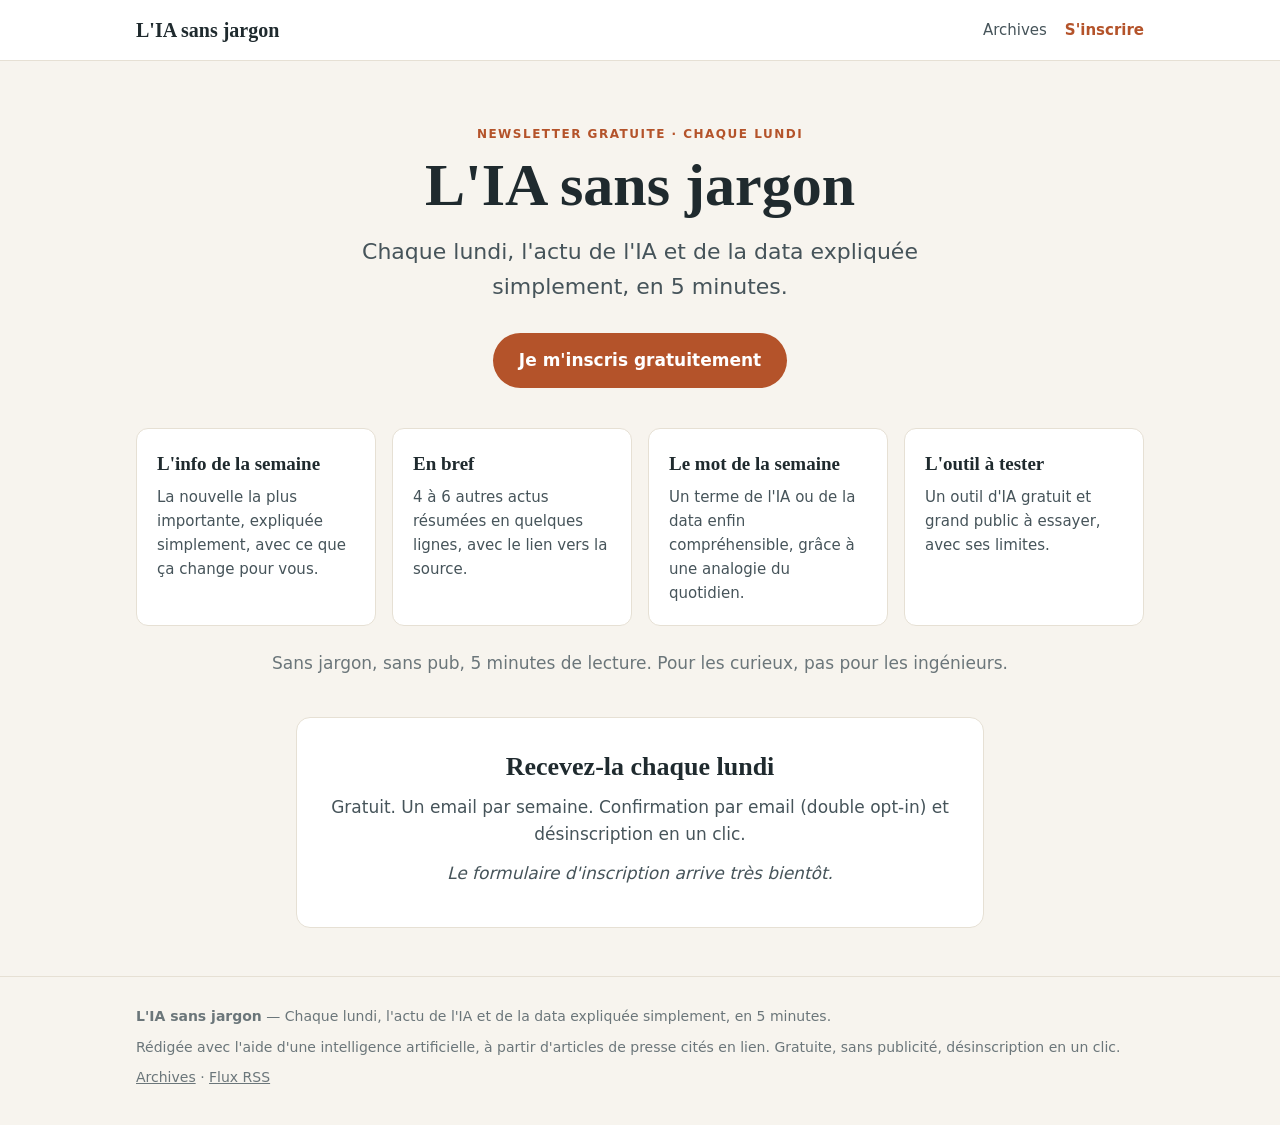
<file: docs/index.html>
<!DOCTYPE html>
<html lang="fr">
<head>
<meta charset="utf-8">
<meta name="viewport" content="width=device-width, initial-scale=1">
<title>L&#39;IA sans jargon — la newsletter IA &amp; data sans jargon</title>
<meta name="description" content="Chaque lundi, l&#39;actu de l&#39;IA et de la data expliquée simplement, en 5 minutes.">
<link rel="canonical" href="https://anto264848.github.io/newsletter-ia/">
<meta property="og:site_name" content="L&#39;IA sans jargon">
<meta property="og:title" content="L&#39;IA sans jargon — la newsletter IA &amp; data sans jargon">
<meta property="og:description" content="Chaque lundi, l&#39;actu de l&#39;IA et de la data expliquée simplement, en 5 minutes.">
<meta property="og:type" content="website">
<meta property="og:locale" content="fr_FR">
<meta property="og:url" content="https://anto264848.github.io/newsletter-ia/">
<meta name="twitter:card" content="summary">
<meta name="twitter:title" content="L&#39;IA sans jargon — la newsletter IA &amp; data sans jargon">
<meta name="twitter:description" content="Chaque lundi, l&#39;actu de l&#39;IA et de la data expliquée simplement, en 5 minutes.">
<link rel="alternate" type="application/rss+xml" title="L&#39;IA sans jargon" href="feed.xml">
<link rel="icon" href="data:image/svg+xml,%3Csvg xmlns='http://www.w3.org/2000/svg' viewBox='0 0 100 100'%3E%3Crect width='100' height='100' rx='22' fill='%23b4532a'/%3E%3Ctext x='50' y='68' font-size='52' text-anchor='middle' fill='white' font-family='Georgia'%3EIA%3C/text%3E%3C/svg%3E">
<link rel="stylesheet" href="assets/style.css">
</head>
<body>
<header class="site-header">
  <div class="wrap header-inner">
    <a class="brand" href="">L&#39;IA sans jargon</a>
    <nav><a href="archives/">Archives</a><a href="#inscription" class="nav-cta">S'inscrire</a></nav>
  </div>
</header>
<main>
<section class="hero">
  <div class="wrap">
    <p class="kicker">Newsletter gratuite · chaque lundi</p>
    <h1>L&#39;IA sans jargon</h1>
    <p class="tagline">Chaque lundi, l&#39;actu de l&#39;IA et de la data expliquée simplement, en 5 minutes.</p>
    <a class="btn" href="#inscription">Je m'inscris gratuitement</a>
  </div>
</section>

<section class="wrap pitch">
  <div class="cards">
    <div class="card"><h2>L'info de la semaine</h2><p>La nouvelle la plus importante, expliquée simplement, avec ce que ça change pour vous.</p></div>
    <div class="card"><h2>En bref</h2><p>4 à 6 autres actus résumées en quelques lignes, avec le lien vers la source.</p></div>
    <div class="card"><h2>Le mot de la semaine</h2><p>Un terme de l'IA ou de la data enfin compréhensible, grâce à une analogie du quotidien.</p></div>
    <div class="card"><h2>L'outil à tester</h2><p>Un outil d'IA gratuit et grand public à essayer, avec ses limites.</p></div>
  </div>
  <p class="promise">Sans jargon, sans pub, 5 minutes de lecture. Pour les curieux, pas pour les ingénieurs.</p>
</section>

<div class="wrap narrow">
<section class="subscribe" id="inscription">
  <h2>Recevez-la chaque lundi</h2>
  <p>Gratuit. Un email par semaine. Confirmation par email (double opt-in) et désinscription en un clic.</p>
  <p class="notice">Le formulaire d'inscription arrive très bientôt.</p>
</section>
</div>

</main>
<footer class="site-footer">
  <div class="wrap">
    <p><strong>L&#39;IA sans jargon</strong> — Chaque lundi, l&#39;actu de l&#39;IA et de la data expliquée simplement, en 5 minutes.</p>
    <p>Rédigée avec l'aide d'une intelligence artificielle, à partir d'articles de presse cités en lien. Gratuite, sans publicité, désinscription en un clic.</p>
    <p><a href="archives/">Archives</a> · <a href="feed.xml">Flux RSS</a></p>
  </div>
</footer>
</body>
</html>
</file>
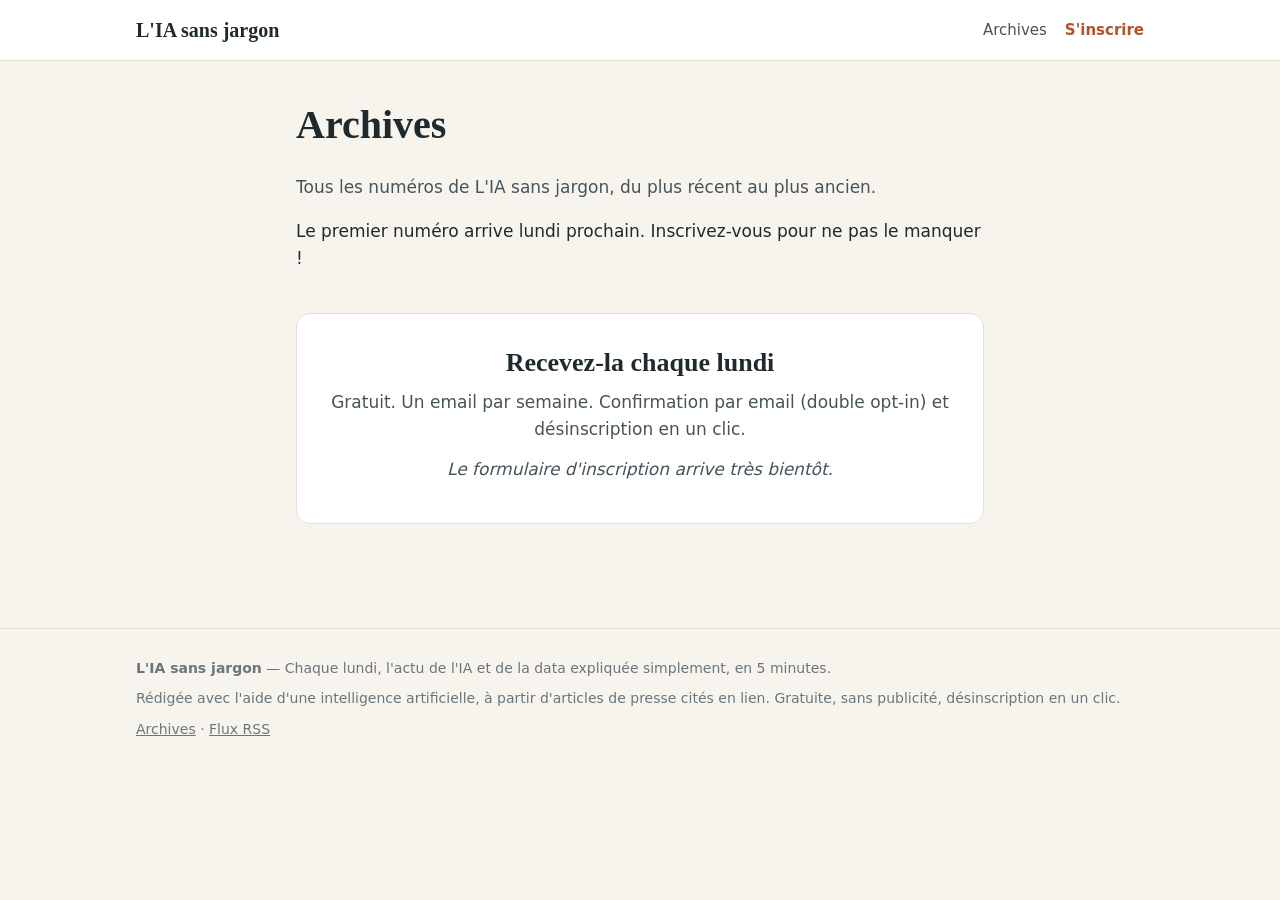
<file: docs/archives/index.html>
<!DOCTYPE html>
<html lang="fr">
<head>
<meta charset="utf-8">
<meta name="viewport" content="width=device-width, initial-scale=1">
<title>Archives — L&#39;IA sans jargon</title>
<meta name="description" content="Tous les numéros de L&#39;IA sans jargon : Chaque lundi, l&#39;actu de l&#39;IA et de la data expliquée simplement, en 5 minutes.">
<link rel="canonical" href="https://anto264848.github.io/newsletter-ia/archives/">
<meta property="og:site_name" content="L&#39;IA sans jargon">
<meta property="og:title" content="Archives — L&#39;IA sans jargon">
<meta property="og:description" content="Tous les numéros de L&#39;IA sans jargon : Chaque lundi, l&#39;actu de l&#39;IA et de la data expliquée simplement, en 5 minutes.">
<meta property="og:type" content="website">
<meta property="og:locale" content="fr_FR">
<meta property="og:url" content="https://anto264848.github.io/newsletter-ia/archives/">
<meta name="twitter:card" content="summary">
<meta name="twitter:title" content="Archives — L&#39;IA sans jargon">
<meta name="twitter:description" content="Tous les numéros de L&#39;IA sans jargon : Chaque lundi, l&#39;actu de l&#39;IA et de la data expliquée simplement, en 5 minutes.">
<link rel="alternate" type="application/rss+xml" title="L&#39;IA sans jargon" href="../feed.xml">
<link rel="icon" href="data:image/svg+xml,%3Csvg xmlns='http://www.w3.org/2000/svg' viewBox='0 0 100 100'%3E%3Crect width='100' height='100' rx='22' fill='%23b4532a'/%3E%3Ctext x='50' y='68' font-size='52' text-anchor='middle' fill='white' font-family='Georgia'%3EIA%3C/text%3E%3C/svg%3E">
<link rel="stylesheet" href="../assets/style.css">
</head>
<body>
<header class="site-header">
  <div class="wrap header-inner">
    <a class="brand" href="../">L&#39;IA sans jargon</a>
    <nav><a href="../archives/">Archives</a><a href="../#inscription" class="nav-cta">S'inscrire</a></nav>
  </div>
</header>
<main>
<section class="wrap narrow page">
  <h1>Archives</h1>
  <p class="intro">Tous les numéros de L&#39;IA sans jargon, du plus récent au plus ancien.</p>
  <p>Le premier numéro arrive lundi prochain. Inscrivez-vous pour ne pas le manquer !</p>
<section class="subscribe" id="inscription">
  <h2>Recevez-la chaque lundi</h2>
  <p>Gratuit. Un email par semaine. Confirmation par email (double opt-in) et désinscription en un clic.</p>
  <p class="notice">Le formulaire d'inscription arrive très bientôt.</p>
</section>
</section>
</main>
<footer class="site-footer">
  <div class="wrap">
    <p><strong>L&#39;IA sans jargon</strong> — Chaque lundi, l&#39;actu de l&#39;IA et de la data expliquée simplement, en 5 minutes.</p>
    <p>Rédigée avec l'aide d'une intelligence artificielle, à partir d'articles de presse cités en lien. Gratuite, sans publicité, désinscription en un clic.</p>
    <p><a href="../archives/">Archives</a> · <a href="../feed.xml">Flux RSS</a></p>
  </div>
</footer>
</body>
</html>
</file>
<file: docs/assets/style.css>
:root {
  --bg: #f7f4ee;
  --surface: #ffffff;
  --ink: #1f2a2e;
  --ink-soft: #46545a;
  --muted: #6b767a;
  --line: #e6e0d4;
  --accent: #b4532a;
  --accent-soft: #fbf3e9;
  --teal: #2f6f73;
  --teal-soft: #eaf3f2;
  --violet: #5b4a8a;
  --violet-soft: #f3eff8;
  --serif: Georgia, "Iowan Old Style", "Times New Roman", serif;
  --sans: system-ui, -apple-system, "Segoe UI", Roboto, Arial, sans-serif;
}
@media (prefers-color-scheme: dark) {
  :root {
    --bg: #161b1d;
    --surface: #1f2629;
    --ink: #eef1f1;
    --ink-soft: #c6cfd1;
    --muted: #96a2a5;
    --line: #313b3f;
    --accent: #f0a274;
    --accent-soft: #2b2320;
    --teal: #7cc4c7;
    --teal-soft: #1b2b2c;
    --violet: #b9a8ee;
    --violet-soft: #252233;
  }
}
* { box-sizing: border-box; }
html { -webkit-text-size-adjust: 100%; }
body { margin: 0; background: var(--bg); color: var(--ink); font-family: var(--sans); font-size: 17px; line-height: 1.6; }
a { color: var(--accent); }
img { max-width: 100%; }
.wrap { max-width: 1040px; margin: 0 auto; padding: 0 16px; }
.narrow { max-width: 720px; }

.site-header { border-bottom: 1px solid var(--line); background: var(--surface); }
.header-inner { display: flex; align-items: center; justify-content: space-between; gap: 12px; min-height: 60px; flex-wrap: wrap; }
.brand { font-family: var(--serif); font-weight: bold; font-size: 20px; color: var(--ink); text-decoration: none; }
nav a { margin-left: 18px; color: var(--ink-soft); text-decoration: none; font-size: 15px; }
nav a:hover { color: var(--accent); }
.nav-cta { color: var(--accent) !important; font-weight: 600; }

.hero { padding: 64px 0 40px; text-align: center; }
.hero h1 { font-family: var(--serif); font-size: clamp(36px, 7vw, 60px); line-height: 1.1; margin: 8px 0 16px; }
.tagline { font-size: clamp(18px, 2.6vw, 22px); color: var(--ink-soft); max-width: 640px; margin: 0 auto 28px; }
.kicker, .label { font-size: 12px; letter-spacing: 1.5px; text-transform: uppercase; font-weight: 700; color: var(--accent); margin: 0; }
.btn { display: inline-block; background: var(--accent); color: #fff; padding: 14px 26px; border-radius: 999px; text-decoration: none; font-weight: 600; }
@media (prefers-color-scheme: dark) { .btn { color: #1b1410; } }
.btn:hover { filter: brightness(1.08); }

.cards { display: grid; grid-template-columns: repeat(auto-fit, minmax(220px, 1fr)); gap: 16px; }
.card { background: var(--surface); border: 1px solid var(--line); border-radius: 12px; padding: 20px; }
.card h2 { font-family: var(--serif); font-size: 19px; margin: 0 0 6px; }
.card p { margin: 0; color: var(--ink-soft); font-size: 15px; }
.promise { text-align: center; color: var(--muted); margin: 24px 0 8px; }

.subscribe { background: var(--surface); border: 1px solid var(--line); border-radius: 14px; padding: 28px 22px; margin: 40px 0; text-align: center; }
.subscribe h2 { font-family: var(--serif); margin: 0 0 6px; font-size: 26px; }
.subscribe p { color: var(--ink-soft); margin: 0 0 12px; }
.subscribe-frame { width: 100%; max-width: 560px; height: 420px; border: 0; display: block; margin: 8px auto 0; background: #fff; border-radius: 8px; }
.small { font-size: 14px; }
.notice { font-style: italic; }

.section-title { font-family: var(--serif); font-size: 24px; margin: 40px 0 14px; }
.sample-card { background: var(--surface); border: 1px solid var(--line); border-radius: 14px; padding: 24px; }
.sample-card h3 { font-family: var(--serif); font-size: 24px; margin: 6px 0 8px; }
.sample-card h3 a { color: var(--ink); text-decoration: none; }
.sample-card h4 { font-family: var(--serif); font-size: 19px; margin: 4px 0 6px; }

.issue-list { list-style: none; padding: 0; margin: 0; }
.issue-list li { padding: 16px 0; border-bottom: 1px solid var(--line); }
.issue-list a { font-family: var(--serif); font-size: 20px; font-weight: bold; color: var(--ink); text-decoration: none; }
.issue-list a:hover { color: var(--accent); }
.issue-list span { display: block; font-size: 13px; color: var(--muted); margin-top: 2px; }
.issue-list p { margin: 6px 0 0; color: var(--ink-soft); font-size: 15px; }

.page { padding-top: 32px; padding-bottom: 16px; }
.page > h1 { font-family: var(--serif); font-size: 40px; margin: 0 0 8px; }
.crumbs { font-size: 14px; margin: 0 0 20px; }
.crumbs a { color: var(--muted); }

.issue h1 { font-family: var(--serif); font-size: clamp(28px, 5vw, 40px); line-height: 1.15; margin: 8px 0 12px; }
.issue .intro { font-family: var(--serif); font-size: 20px; color: var(--ink-soft); }
.intro { color: var(--ink-soft); }
.top-story { background: var(--accent-soft); border-left: 4px solid var(--accent); border-radius: 8px; padding: 22px; margin: 28px 0; }
.top-story h2 { font-family: var(--serif); font-size: 26px; line-height: 1.2; margin: 8px 0 10px; }
.top-story h3 { font-size: 16px; margin: 18px 0 4px; }
.source { font-size: 15px; }
.source span { color: var(--muted); }
.briefs .label { color: var(--teal); }
.brief { padding: 14px 0; border-bottom: 1px solid var(--line); }
.brief:last-child { border-bottom: 0; }
.brief h3 { font-family: var(--serif); font-size: 20px; margin: 0 0 4px; }
.brief p { margin: 0 0 6px; }
.brief .source a { color: var(--teal); }
.boxes { display: grid; grid-template-columns: repeat(auto-fit, minmax(260px, 1fr)); gap: 16px; margin: 28px 0; }
.box { border-radius: 10px; padding: 20px; }
.box h3 { font-family: var(--serif); font-size: 21px; margin: 6px 0 6px; }
.box h3 a { color: inherit; }
.box p { margin: 0; }
.word { background: var(--teal-soft); }
.word .label { color: var(--teal); }
.tool { background: var(--violet-soft); }
.tool .label { color: var(--violet); }
.conclusion { font-family: var(--serif); font-size: 19px; color: var(--ink-soft); }
.prev-next { display: flex; justify-content: space-between; gap: 12px; flex-wrap: wrap; margin: 28px 0; font-size: 15px; }

.site-footer { border-top: 1px solid var(--line); margin-top: 48px; padding: 28px 0; color: var(--muted); font-size: 14px; }
.site-footer p { margin: 0 0 8px; }
.site-footer a { color: var(--muted); }

@media (max-width: 600px) {
  body { font-size: 16px; }
  .hero { padding: 40px 0 28px; }
  nav a { margin-left: 12px; }
  .top-story { padding: 18px; }
  .subscribe-frame { height: 480px; }
}
</file>
